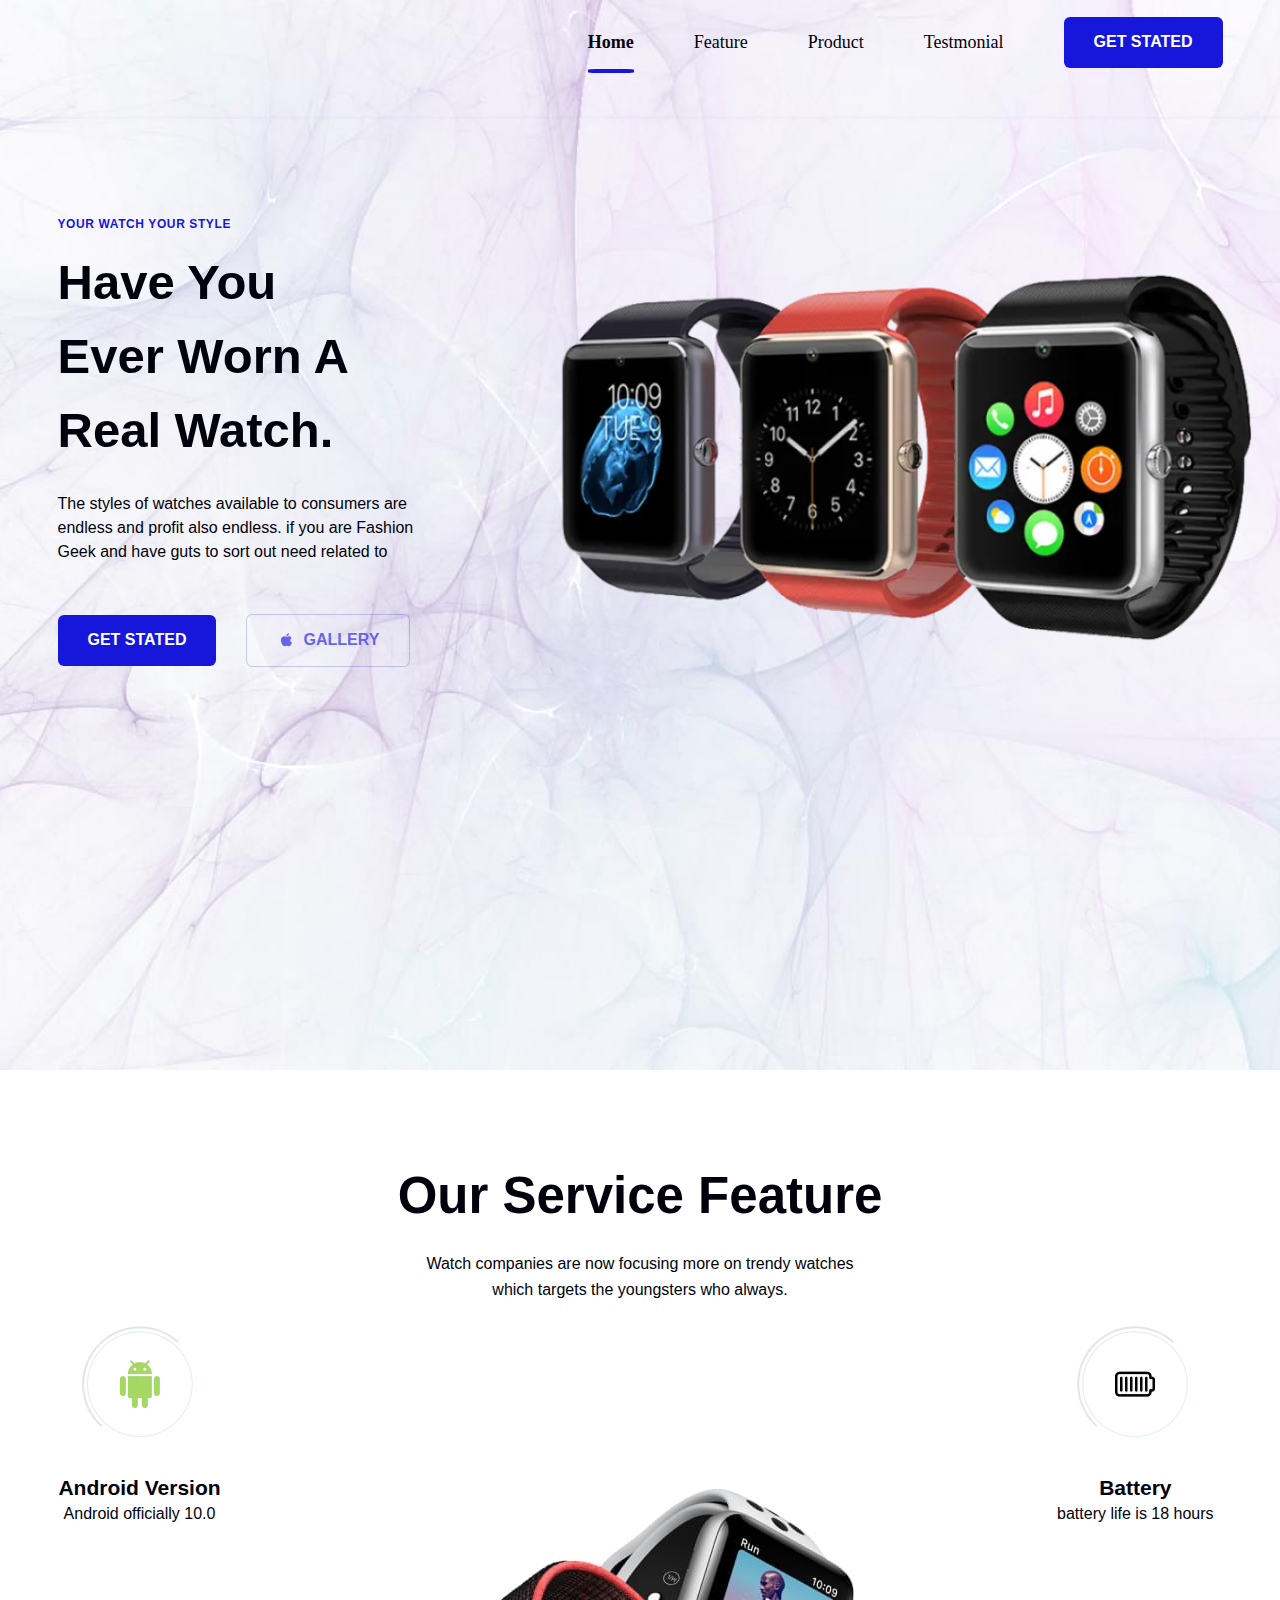
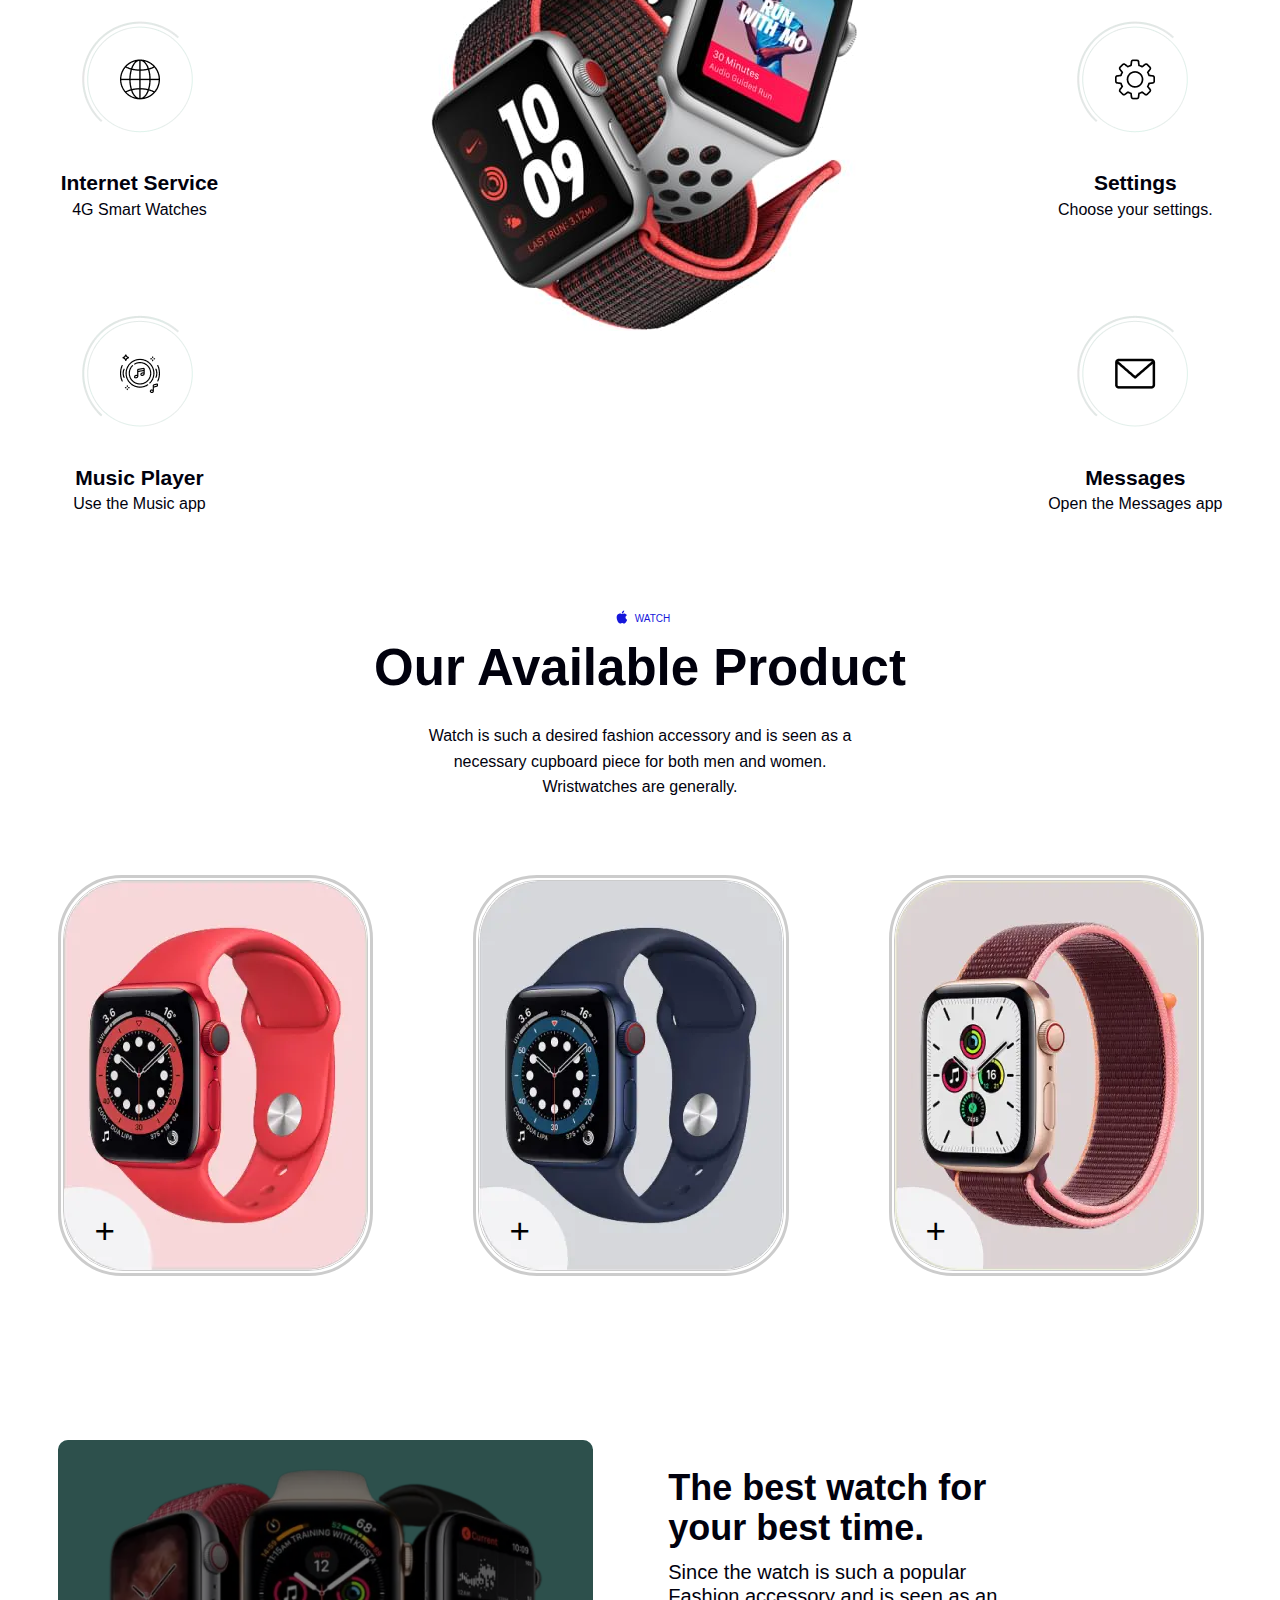
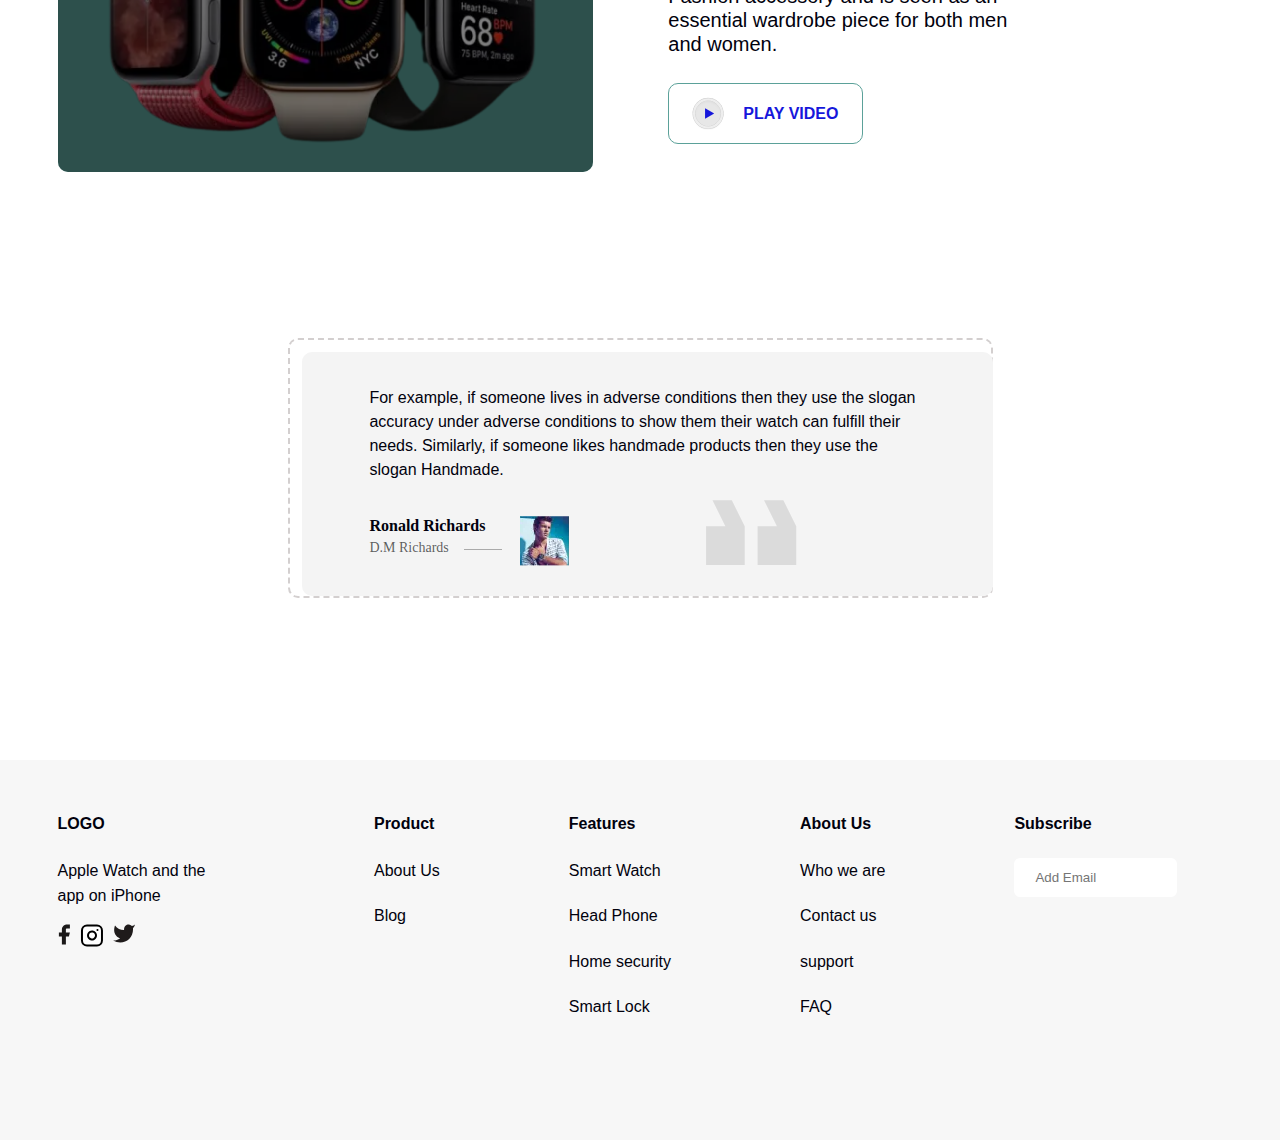
<file: index.html>
<!DOCTYPE html><html lang="ru"><head><meta charset="UTF-8"><meta name="viewport" content="width=device-width, initial-scale=1.0"><meta name=description content="Watch"><link rel="stylesheet" href="css/style.min.css?_v=20230917202851"><title>Watch</title></head><body><header class="header" style="background-image: url('img/header/header-bg.jpg')"><div class="header__top container"><div class="header__top-inner"><nav class="menu header__menu"> <button class="menu__btn"><span></span><span></span><span></span></button><ul class="menu__list header__menu-list"><li class="menu__list-item"> <a class="menu__link menu__link--active" href="#">Home</a></li><li class="menu__list-item"> <a class="menu__link" href="#">Feature</a></li><li class="menu__list-item"> <a class="menu__link" href="#">Product</a></li><li class="menu__list-item"> <a class="menu__link" href="#">Testmonial</a></li></ul></nav></div><div class="header__btn"> <a class="button header__top-button" href="#">GET STATED</a></div></div><div class="header__wrapper container"><div class="header__content"><div class="header __content-inner"> <a class="header__content-style" href="#">your watch your style</a><h1 class="header__content-title">Have You Ever Worn A Real Watch.</h1><div class="header__content-desc"><p> The styles of watches available to consumers are endless and profit also endless. if you are Fashion Geek and have guts to sort out need related to</p></div><div class="header__content-btn"> <a class="header__btn-started button" href="#">GET STATED</a> <a class="header__btn-gallery" href="#">gallery</a></div></div></div><div class="header__image"><picture><source srcset="img/header/watch-bg.webp" type="image/webp"><img class="header__image-bg" src="img/header/watch-bg.png" alt="watch"></picture></div></div></header><section class="feature container"><div class="feature__inner"><h2 class="feature__inner-title title">our service Feature</h2><p class="feature__inner-desc"> Watch companies are now focusing more on trendy watches which targets the youngsters who always.</p></div><div class="feature__content-service" style="background-image: url('img/feature/feature.jpg')"><div class="feature__service"><div class="feature__service-left"><div class="feature__service-android"><a href="#"><picture><source srcset="img/feature/android.webp" type="image/webp"><img class="feature__service-img" src="img/feature/android.png" alt="android"/></picture><div class="feature__service-title">Android Version</div><p>Android officially 10.0</p></a></div><div class="feature__service-internet"><a href="#"><picture><source srcset="img/feature/internet.webp" type="image/webp"><img class="feature__service-img" src="img/feature/internet.png" alt="internet"/></picture><div class="feature__service-title">Internet Service</div><p>4G Smart Watches</p></a></div><div class="feature__service-music"><a href="#"><picture><source srcset="img/feature/music.webp" type="image/webp"><img class="feature__service-img" src="img/feature/music.png" alt="music"/></picture><div class="feature__service-title">music player</div><p>Use the Music app</p></a></div></div><div class="feature__service-right"><div class="feature__service-battery"><a href="#"><picture><source srcset="img/feature/battery.webp" type="image/webp"><img class="feature__service-img" src="img/feature/battery.png" alt="battery"/></picture><div class="feature__service-title">Battery</div><p>battery life is 18 hours</p></a></div><div class="feature__service-settings"><a href="#"><picture><source srcset="img/feature/settings.webp" type="image/webp"><img class="feature__service-img" src="img/feature/settings.png" alt="settings"/></picture><div class="feature__service-title">Settings</div><p>Choose your settings.</p></a></div><div class="feature__service-messages"><a href="#"><picture><source srcset="img/feature/messages.webp" type="image/webp"><img class="feature__service-img" src="img/feature/messages.png" alt="messages"/></picture><div class="feature__service-title">messages</div><p>Open the Messages app</p></a></div></div></div></div></section><section class="product"><div class="container"><div class="product__inner"><div class="product__inner-logo"> <a class="product__logo-link" href="#">Watch</a></div><div class="product__inner-content"><h2 class="product__inner-title title">Our Available Product</h2><p class="product__inner-subtitle"> Watch is such a desired fashion accessory and is seen as a necessary cupboard piece for both men and women. Wristwatches are generally.</p></div><ul class="product__watch-list"><li class="product__watch-item"><a class="product__watch-link" href="#"><picture><source srcset="img/product/watch-1.webp" type="image/webp"><img class="product__watch-img" src="img/product/watch-1.jpg" alt="watch-1"/></picture></a></li><li class="product__watch-item"><a class="product__watch-link" href="#"><picture><source srcset="img/product/watch-2.webp" type="image/webp"><img class="product__watch-img" src="img/product/watch-2.jpg" alt="watch-2"/></picture></a></li><li class="product__watch-item"><a class="product__watch-link" href="#"><picture><source srcset="img/product/watch-3.webp" type="image/webp"><img class="product__watch-img" src="img/product/watch-3.jpg" alt="watch-3"/></picture></a></li></ul></div></div></section><section class="video"><div class="video__inner container"><a class="video__play" data-fancybox href="https://youtu.be/zLMPWQlwfDw?si=IbNrtBjXdKDHPJm7"><div class="video__inner-watch"><picture><source srcset="img/video/video-img.webp" type="image/webp"><img class="video__content" src="img/video/video-img.png" alt="video"></picture></img></div></a><div class=" video__inner-content"><h2 class="video__inner-title title">The best watch for your best time.</h2><p class="video__inner-subtitle">Since the watch is such a popular Fashion accessory and is seen as an essential wardrobe piece for both men and women.</p><div class="button-play"> <img class="video__button" src="img/icons/icons.svg#play" alt=" play"> <a class="button-link" data-fancybox href="https://youtu.be/zLMPWQlwfDw?si=IbNrtBjXdKDHPJm7">Play video</a></div></div></div></section><div class="feedback container"><div class="feedback__inner"><div class="feedback__inner-content"><p class="feedback__inner-text"> For example, if someone lives in adverse conditions then they use the slogan accuracy under adverse conditions to show them their watch can fulfill their needs. Similarly, if someone likes handmade products then they use the slogan Handmade.</p><div class="feedback__inner-person"><div class="feedback__person"><div class="feedback__person-name"> Ronald Richards</div><p class="feedback__person-status">D.M Richards</p></div><div class="feedback__inner-image"><picture><source srcset="img/feedback/avatar.webp" type="image/webp"><img class="feedback__person-avatar" src="img/feedback/avatar.png" alt="avatar"></picture></img></div></div></div></div></div><footer class="footer"><div class="footer__inner container"><div class="footer__logo"> <a class="footer__logo-title footer__title" href="#">LOGO</a> <a class="footer__logo-link" href="#">Apple Watch and the app on iPhone</a><div class="footer__social"><ul class="footer__social-list"><li class="footer__social-item"> <a class="footer__social-link" href="#"><svg xmlns="http://www.w3.org/2000/svg" width="12" height="21" viewBox="0 0 12 21" fill="none"><path d="M11.8848.507812H8.88477C7.55868.507813 6.28691 1.0346 5.34923 1.97228 4.41155 2.90996 3.88477 4.18173 3.88477 5.50781V8.50781H.884766V12.5078H3.88477V20.5078H7.88477V12.5078H10.8848L11.8848 8.50781H7.88477V5.50781C7.88477 5.2426 7.99012 4.98824 8.17766 4.80071 8.3652 4.61317 8.61955 4.50781 8.88477 4.50781H11.8848V.507812Z" fill="#1B1919"/></svg></a></li><li class="footer__social-item"> <a class="footer__social-link" href="#"><svg xmlns="http://www.w3.org/2000/svg" width="23" height="23" viewBox="0 0 23 23" fill="none"><path d="M16.9668 1.50732H6.9668C4.20537 1.50732 1.9668 3.7459 1.9668 6.50732V16.5073C1.9668 19.2687 4.20537 21.5073 6.9668 21.5073H16.9668C19.7282 21.5073 21.9668 19.2687 21.9668 16.5073V6.50732C21.9668 3.7459 19.7282 1.50732 16.9668 1.50732Z" fill="white" stroke="black" stroke-width="2" stroke-linecap="round" stroke-linejoin="round"/><path d="M15.9665 10.8774C16.0899 11.7096 15.9478 12.5596 15.5603 13.3064 15.1728 14.0532 14.5597 14.6588 13.8081 15.0371 13.0566 15.4153 12.205 15.547 11.3743 15.4133 10.5436 15.2796 9.77626 14.8875 9.18134 14.2925 8.58642 13.6976 8.19424 12.9303 8.06057 12.0996 7.92691 11.2689 8.05857 10.4173 8.43683 9.66576 8.81509 8.91424 9.42069 8.30112 10.1675 7.91362 10.9143 7.52612 11.7643 7.38397 12.5965 7.50738 13.4454 7.63327 14.2314 8.02885 14.8382 8.63569 15.445 9.24253 15.8406 10.0285 15.9665 10.8774Z" fill="white" stroke="black" stroke-width="2" stroke-linecap="round" stroke-linejoin="round"/><path d="M17.4668 6.00732H17.4768" stroke="black" stroke-width="2" stroke-linecap="round" stroke-linejoin="round"/></svg></a></li><li class="footer__social-item"> <a class="footer__social-link" href="#"><svg xmlns="http://www.w3.org/2000/svg" width="23" height="19" viewBox="0 0 23 19" fill="none"><path d="M22.0488.517868C21.0912 1.19335 20.0309 1.70998 18.9088 2.04787 18.3066 1.35538 17.5062.86456 16.6159.641794 15.7256.419029 14.7883.475064 13.9309.802322 13.0735 1.12958 12.3373 1.71227 11.8218 2.47158 11.3064 3.2309 11.0365 4.1302 11.0488 5.04787V6.04787C9.29146 6.09344 7.5501 5.70368 5.97984 4.91331 4.40957 4.12295 3.05915 2.9565 2.04883 1.51787 2.04883 1.51787-1.95117 10.5179 7.04883 14.5179 4.98936 15.9158 2.53598 16.6168.0488281 16.5179 9.04883 21.5179 20.0488 16.5179 20.0488 5.01787 20.0479 4.73932 20.0211 4.46146 19.9688 4.18787 20.9894 3.18136 21.7097 1.91058 22.0488.517868Z" fill="#1F1B1B"/></svg></a></li></ul></div></div><div class="footer__product"><ul class="footer__product-list"><li class="footer__product-item"> <a class="footer__product-title footer__title" href="#">Product</a></li><li class="footer__product-item"> <a class="footer__product-link" href="#">About Us</a><li class="footer__product-item"> <a class="footer__product-link" href="#">Blog</a></li></ul></div><div class="footer__features"><ul class="footer__features-list"><li class="footer__features-item"> <a class="footer__features-title footer__title" href="#">Features</a></li><li class="footer__features-item"> <a class="footer__features-link" href="#">Smart Watch</a></li><li class="footer__features-item"> <a class="footer__features-link" href="#">Head Phone</a></li><li class="footer__features-item"> <a class="footer__features-link" href="#">Home security</a></li><li class="footer__features-item"> <a class="footer__features-link" href="#">Smart Lock</a></li></ul></div><div class="footer__about"><ul class="footer__about-list"><li class="footer__about-item"> <a class="footer__about-title footer__title" href="#">About Us</a></li><li class="footer__about-item"> <a class="footer__about-link" href="#">Who we are</a></li><li class="footer__about-item"> <a class="footer__about-link" href="#">Contact us</a></li><li class="footer__about-item"> <a class="footer__about-link" href="#">support</a></li><li class="footer__about-item"> <a class="footer__about-link" href="#">FAQ</a></li></ul></div><div class="footer__subscribe footer__title"> <a class="footer__subscribe-title" href="#">Subscribe</a> <input class="footer__subscribe-input" placeholder="Add Email" type="text"></div></div></footer><script src="https://ajax.googleapis.com/ajax/libs/jquery/3.4.1/jquery.min.js?_v=20230917202851"></script><script src="js/app.min.js?_v=20230917202851"></script></body></html>
</file>
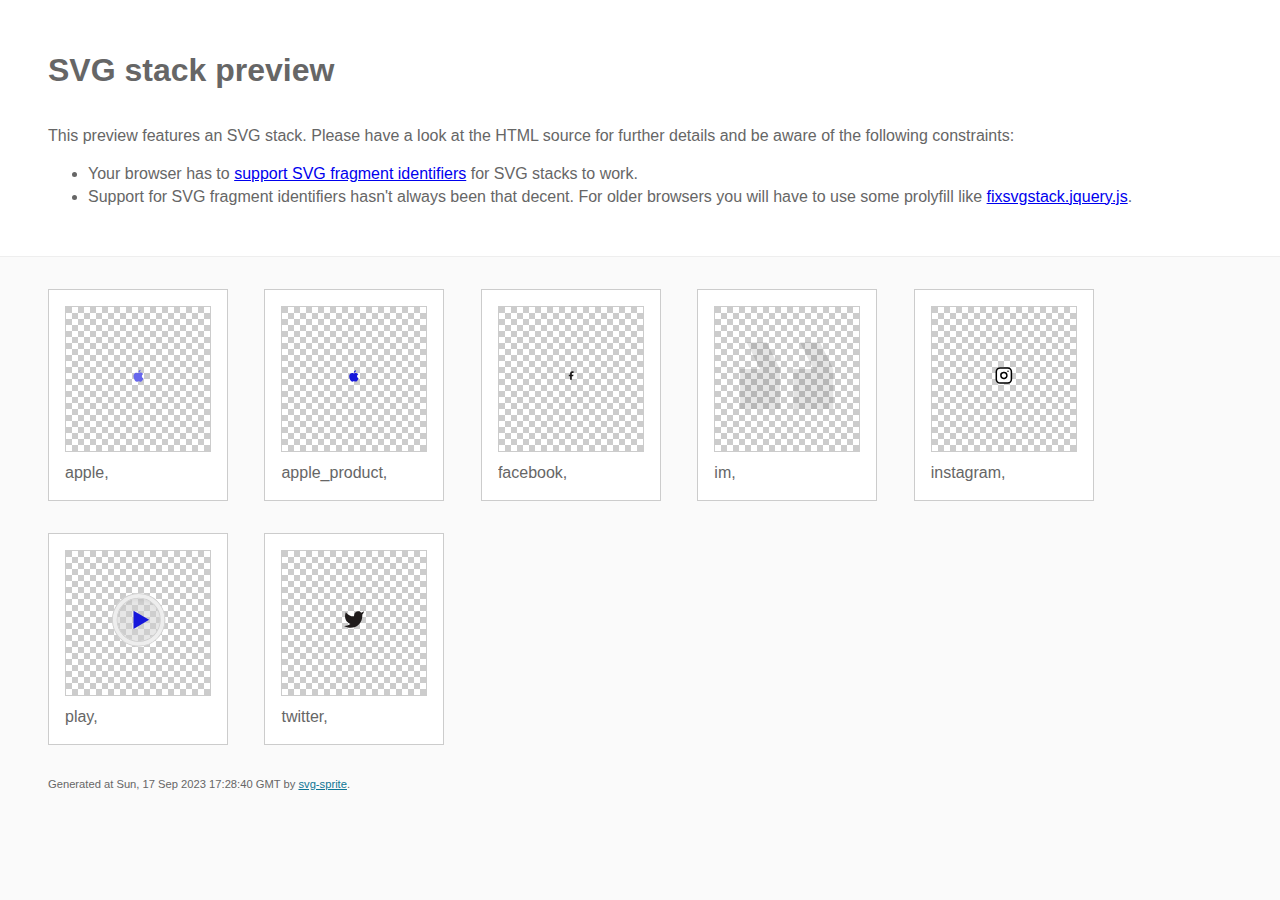
<file: img/stack/sprite.stack.html>
<!doctype html>
<html lang="en">
    <head>
        <meta charset="utf-8">
        <title>SVG stack preview | svg-sprite</title>
        <style>
            body {
                padding: 0;
                margin: 0;
                color: #666;
                background: #fafafa;
                font-family: Arial, Helvetica, sans-serif;
                font-size: 1em;
                line-height: 1.4;
            }

            header {
                display: block;
                padding: 3em 3em 2em;
                background-color: #fff;
            }

            header p {
                margin: 2em 0 0;
            }

            section {
                border-top: 1px solid #eee;
                padding: 2em 3em 0;
            }

            section ul {
                margin: 0;
                padding: 0;
            }

            section li {
                display: inline-block;
                background-color: #fff;
                position: relative;
                margin: 0 2em 2em 0;
                vertical-align: top;
                border: 1px solid #ccc;
                padding: 1em 1em 3em;
                cursor: default;
            }

            .icon-box {
                margin: 0;
                width: 144px;
                height: 144px;
                position: relative;
                background: #ccc url("data:image/svg+xml,%3Csvg xmlns='http://www.w3.org/2000/svg' width='12' height='12'%3E%3Cpath fill='%23fff' d='M6 0h6v6H6zM0 6h6v6H0z'/%3E%3C/svg%3E") top left repeat;
                border: 1px solid #ccc;
                display: table-cell;
                vertical-align: middle;
                text-align: center;
            }

            .icon {
                display: inline-block;
            }

            h1 {
                margin-top: 0;
            }

            h2 {
                margin: 0;
                padding: 0;
                font-size: 1em;
                font-weight: 400;
                white-space: nowrap;
                overflow: hidden;
                text-overflow: ellipsis;
                position: absolute;
                left: 1em;
                right: 1em;
                bottom: 1em;
            }

            footer {
                display: block;
                margin: 0;
                padding: 0 3em 3em;
            }

            footer p {
                margin: 0;
                font-size: .7em;
            }

            footer a {
                color: #0f7595;
                margin-left: 0;
            }
        </style>

<!--
Sprite shape dimensions
====================================================================================================
You will need to set the sprite shape dimensions via CSS when you use them as stack SVGs, otherwise
they would become a huge 100% in size. You may use the following dimension classes for doing so.
They might well be outsourced to an external stylesheet of course.
-->

<style>
 .svg-apple-dims { width: 17px; height: 20px; }
 .svg-apple_product-dims { width: 16px; height: 20px; }
 .svg-facebook-dims { width: 12px; height: 21px; }
 .svg-im-dims { width: 98px; height: 71px; }
 .svg-instagram-dims { width: 23px; height: 23px; }
 .svg-play-dims { width: 75px; height: 74px; }
 .svg-twitter-dims { width: 23px; height: 19px; }
</style>

<!--
====================================================================================================
-->

    </head>
    <body>
        <header>
            <h1>SVG stack preview</h1>
            <p>This preview features an SVG stack. Please have a look at the HTML source for further details and be aware of the following constraints:</p>
            <ul>
                <li>Your browser has to <a href="https://caniuse.com/svg-fragment" target="_blank" rel="noopener noreferrer">support SVG fragment identifiers</a> for SVG stacks to work.</li>
                <li>Support for SVG fragment identifiers hasn't always been that decent. For older browsers you will have to use some prolyfill like <a href="https://github.com/preciousforever/SVG-Stacker/blob/master/fixsvgstack.jquery.js" target="_blank" rel="noopener noreferrer">fixsvgstack.jquery.js</a>.</li>
            </ul>
        </header>
        <section>

<!--
SVG stack
====================================================================================================
These SVG images make use of fragment identifiers (IDs) to reference certain portions of the
external sprite. By default, all shapes inside the sprite are hidden by CSS. The `:target` pseudo
selector is used to show the very shape that is referenced by the fragment identifier.
-->

            <ul>

             <li title="apple">
                    <div class="icon-box">
                        <img src="../icons/icons.svg#apple" class="svg-apple-dims" alt="apple">
                    </div>
                    <h2>apple, </h2>
                </li>
             <li title="apple_product">
                    <div class="icon-box">
                        <img src="../icons/icons.svg#apple_product" class="svg-apple_product-dims" alt="apple_product">
                    </div>
                    <h2>apple_product, </h2>
                </li>
             <li title="facebook">
                    <div class="icon-box">
                        <img src="../icons/icons.svg#facebook" class="svg-facebook-dims" alt="facebook">
                    </div>
                    <h2>facebook, </h2>
                </li>
             <li title="im">
                    <div class="icon-box">
                        <img src="../icons/icons.svg#im" class="svg-im-dims" alt="im">
                    </div>
                    <h2>im, </h2>
                </li>
             <li title="instagram">
                    <div class="icon-box">
                        <img src="../icons/icons.svg#instagram" class="svg-instagram-dims" alt="instagram">
                    </div>
                    <h2>instagram, </h2>
                </li>
             <li title="play">
                    <div class="icon-box">
                        <img src="../icons/icons.svg#play" class="svg-play-dims" alt="play">
                    </div>
                    <h2>play, </h2>
                </li>
             <li title="twitter">
                    <div class="icon-box">
                        <img src="../icons/icons.svg#twitter" class="svg-twitter-dims" alt="twitter">
                    </div>
                    <h2>twitter, </h2>
                </li>
         </ul>

<!--
====================================================================================================
-->

        </section>
        <footer>
            <p>Generated at Sun, 17 Sep 2023 17:28:40 GMT by <a href="https://github.com/svg-sprite/svg-sprite" target="_blank" rel="noopener noreferrer">svg-sprite</a>.</p>
        </footer>
    </body>
</html>
</file>
<file: css/style.min.css>
body.compensate-for-scrollbar{overflow:hidden}.fancybox-active{height:auto}.fancybox-is-hidden{left:-9999px;margin:0;position:absolute!important;top:-9999px;visibility:hidden}.fancybox-container{-webkit-backface-visibility:hidden;height:100%;left:0;outline:0;position:fixed;-webkit-tap-highlight-color:transparent;top:0;-ms-touch-action:manipulation;touch-action:manipulation;-webkit-transform:translateZ(0);transform:translateZ(0);width:100%;z-index:99992}.fancybox-container *{-webkit-box-sizing:border-box;box-sizing:border-box}.fancybox-bg,.fancybox-inner,.fancybox-outer,.fancybox-stage{bottom:0;left:0;position:absolute;right:0;top:0}.fancybox-outer{-webkit-overflow-scrolling:touch;overflow-y:auto}.fancybox-bg{background:#1e1e1e;opacity:0;-webkit-transition-duration:inherit;transition-duration:inherit;-webkit-transition-property:opacity;transition-property:opacity;-webkit-transition-timing-function:cubic-bezier(.47,0,.74,.71);transition-timing-function:cubic-bezier(.47,0,.74,.71)}.fancybox-is-open .fancybox-bg{opacity:.9;-webkit-transition-timing-function:cubic-bezier(.22,.61,.36,1);transition-timing-function:cubic-bezier(.22,.61,.36,1)}.fancybox-caption,.fancybox-infobar,.fancybox-navigation .fancybox-button,.fancybox-toolbar{direction:ltr;opacity:0;position:absolute;-webkit-transition:opacity .25s ease,visibility 0s ease .25s;transition:opacity .25s ease,visibility 0s ease .25s;visibility:hidden;z-index:99997}.fancybox-show-caption .fancybox-caption,.fancybox-show-infobar .fancybox-infobar,.fancybox-show-nav .fancybox-navigation .fancybox-button,.fancybox-show-toolbar .fancybox-toolbar{opacity:1;-webkit-transition:opacity .25s ease 0s,visibility 0s ease 0s;transition:opacity .25s ease 0s,visibility 0s ease 0s;visibility:visible}.fancybox-infobar{color:#ccc;font-size:13px;-webkit-font-smoothing:subpixel-antialiased;height:44px;left:0;line-height:44px;min-width:44px;mix-blend-mode:difference;padding:0 10px;pointer-events:none;top:0;-webkit-touch-callout:none;-webkit-user-select:none;-moz-user-select:none;-ms-user-select:none;user-select:none}.fancybox-toolbar{right:0;top:0}.fancybox-stage{direction:ltr;overflow:visible;-webkit-transform:translateZ(0);transform:translateZ(0);z-index:99994}.fancybox-is-open .fancybox-stage{overflow:hidden}.fancybox-slide{-webkit-backface-visibility:hidden;display:none;height:100%;left:0;outline:0;overflow:auto;-webkit-overflow-scrolling:touch;padding:44px;position:absolute;text-align:center;top:0;-webkit-transition-property:opacity,-webkit-transform;transition-property:opacity,-webkit-transform;transition-property:transform,opacity;transition-property:transform,opacity,-webkit-transform;white-space:normal;width:100%;z-index:99994}.fancybox-slide::before{content:"";display:inline-block;font-size:0;height:100%;vertical-align:middle;width:0}.fancybox-is-sliding .fancybox-slide,.fancybox-slide--current,.fancybox-slide--next,.fancybox-slide--previous{display:block}.fancybox-slide--image{overflow:hidden;padding:44px 0}.fancybox-slide--image::before{display:none}.fancybox-slide--html{padding:6px}.fancybox-content{background:#fff;display:inline-block;margin:0;max-width:100%;overflow:auto;-webkit-overflow-scrolling:touch;padding:44px;position:relative;text-align:left;vertical-align:middle}.fancybox-slide--image .fancybox-content{-webkit-animation-timing-function:cubic-bezier(.5,0,.14,1);animation-timing-function:cubic-bezier(.5,0,.14,1);-webkit-backface-visibility:hidden;background:0 0;background-repeat:no-repeat;background-size:100% 100%;left:0;max-width:none;overflow:visible;padding:0;position:absolute;top:0;-ms-transform-origin:top left;-webkit-transform-origin:top left;transform-origin:top left;-webkit-transition-property:opacity,-webkit-transform;transition-property:opacity,-webkit-transform;transition-property:transform,opacity;transition-property:transform,opacity,-webkit-transform;-webkit-user-select:none;-moz-user-select:none;-ms-user-select:none;user-select:none;z-index:99995}.fancybox-can-zoomOut .fancybox-content{cursor:-webkit-zoom-out;cursor:zoom-out}.fancybox-can-zoomIn .fancybox-content{cursor:-webkit-zoom-in;cursor:zoom-in}.fancybox-can-pan .fancybox-content,.fancybox-can-swipe .fancybox-content{cursor:-webkit-grab;cursor:grab}.fancybox-is-grabbing .fancybox-content{cursor:-webkit-grabbing;cursor:grabbing}.fancybox-container [data-selectable=true]{cursor:text}.fancybox-image,.fancybox-spaceball{background:0 0;border:0;height:100%;left:0;margin:0;max-height:none;max-width:none;padding:0;position:absolute;top:0;-webkit-user-select:none;-moz-user-select:none;-ms-user-select:none;user-select:none;width:100%}.fancybox-spaceball{z-index:1}.fancybox-slide--iframe .fancybox-content,.fancybox-slide--map .fancybox-content,.fancybox-slide--pdf .fancybox-content,.fancybox-slide--video .fancybox-content{height:100%;overflow:visible;padding:0;width:100%}.fancybox-slide--video .fancybox-content{background:#000}.fancybox-slide--map .fancybox-content{background:#e5e3df}.fancybox-slide--iframe .fancybox-content{background:#fff}.fancybox-iframe,.fancybox-video{background:0 0;border:0;display:block;height:100%;margin:0;overflow:hidden;padding:0;width:100%}.fancybox-iframe{left:0;position:absolute;top:0}.fancybox-error{background:#fff;cursor:default;max-width:400px;padding:40px;width:100%}.fancybox-error p{color:#444;font-size:16px;line-height:20px;margin:0;padding:0}.fancybox-button{background:rgba(30,30,30,.6);border:0;border-radius:0;-webkit-box-shadow:none;box-shadow:none;cursor:pointer;display:inline-block;height:44px;margin:0;padding:10px;position:relative;-webkit-transition:color .2s;transition:color .2s;vertical-align:top;visibility:inherit;width:44px}.fancybox-button,.fancybox-button:link,.fancybox-button:visited{color:#ccc}.fancybox-button:hover{color:#fff}.fancybox-button:focus{outline:0}.fancybox-button.fancybox-focus{outline:1px dotted}.fancybox-button[disabled],.fancybox-button[disabled]:hover{color:#888;cursor:default;outline:0}.fancybox-button div{height:100%}.fancybox-button svg{display:block;height:100%;overflow:visible;position:relative;width:100%}.fancybox-button svg path{fill:currentColor;stroke-width:0}.fancybox-button--fsenter svg:nth-child(2),.fancybox-button--play svg:nth-child(2){display:none}.fancybox-button--fsexit svg:nth-child(1),.fancybox-button--pause svg:nth-child(1){display:none}.fancybox-progress{background:#ff5268;height:2px;left:0;position:absolute;right:0;top:0;-ms-transform:scaleX(0);-webkit-transform:scaleX(0);transform:scaleX(0);-ms-transform-origin:0;-webkit-transform-origin:0;transform-origin:0;-webkit-transition-property:-webkit-transform;transition-property:-webkit-transform;transition-property:transform;transition-property:transform,-webkit-transform;-webkit-transition-timing-function:linear;transition-timing-function:linear;z-index:99998}.fancybox-close-small{background:0 0;border:0;border-radius:0;color:#ccc;cursor:pointer;opacity:.8;padding:8px;position:absolute;right:-12px;top:-44px;z-index:401}.fancybox-close-small:hover{color:#fff;opacity:1}.fancybox-slide--html .fancybox-close-small{color:currentColor;padding:10px;right:0;top:0}.fancybox-slide--image.fancybox-is-scaling .fancybox-content{overflow:hidden}.fancybox-is-scaling .fancybox-close-small,.fancybox-is-zoomable.fancybox-can-pan .fancybox-close-small{display:none}.fancybox-navigation .fancybox-button{background-clip:content-box;height:100px;opacity:0;position:absolute;top:calc(50% - 50px);width:70px}.fancybox-navigation .fancybox-button div{padding:7px}.fancybox-navigation .fancybox-button--arrow_left{left:0;left:env(safe-area-inset-left);padding:31px 26px 31px 6px}.fancybox-navigation .fancybox-button--arrow_right{padding:31px 6px 31px 26px;right:0;right:env(safe-area-inset-right)}.fancybox-caption{background:-webkit-gradient(linear,left bottom,left top,from(rgba(0,0,0,.85)),color-stop(50%,rgba(0,0,0,.3)),color-stop(65%,rgba(0,0,0,.15)),color-stop(75.5%,rgba(0,0,0,.075)),color-stop(82.85%,rgba(0,0,0,.037)),color-stop(88%,rgba(0,0,0,.019)),to(rgba(0,0,0,0)));background:linear-gradient(to top,rgba(0,0,0,.85) 0,rgba(0,0,0,.3) 50%,rgba(0,0,0,.15) 65%,rgba(0,0,0,.075) 75.5%,rgba(0,0,0,.037) 82.85%,rgba(0,0,0,.019) 88%,rgba(0,0,0,0) 100%);bottom:0;color:#eee;font-size:14px;font-weight:400;left:0;line-height:1.5;padding:75px 44px 25px 44px;pointer-events:none;right:0;text-align:center;z-index:99996}@supports (padding:max(0px)){.fancybox-caption{padding:75px max(44px,env(safe-area-inset-right)) max(25px,env(safe-area-inset-bottom)) max(44px,env(safe-area-inset-left))}}.fancybox-caption--separate{margin-top:-50px}.fancybox-caption__body{max-height:50vh;overflow:auto;pointer-events:all}.fancybox-caption a,.fancybox-caption a:link,.fancybox-caption a:visited{color:#ccc;text-decoration:none}.fancybox-caption a:hover{color:#fff;text-decoration:underline}.fancybox-loading{-webkit-animation:fancybox-rotate 1s linear infinite;animation:fancybox-rotate 1s linear infinite;background:0 0;border:4px solid #888;border-bottom-color:#fff;border-radius:50%;height:50px;left:50%;margin:-25px 0 0 -25px;opacity:.7;padding:0;position:absolute;top:50%;width:50px;z-index:99999}@-webkit-keyframes fancybox-rotate{100%{-webkit-transform:rotate(360deg);transform:rotate(360deg)}}@keyframes fancybox-rotate{100%{-webkit-transform:rotate(360deg);transform:rotate(360deg)}}.fancybox-animated{-webkit-transition-timing-function:cubic-bezier(0,0,.25,1);transition-timing-function:cubic-bezier(0,0,.25,1)}.fancybox-fx-slide.fancybox-slide--previous{opacity:0;-webkit-transform:translate3d(-100%,0,0);transform:translate3d(-100%,0,0)}.fancybox-fx-slide.fancybox-slide--next{opacity:0;-webkit-transform:translate3d(100%,0,0);transform:translate3d(100%,0,0)}.fancybox-fx-slide.fancybox-slide--current{opacity:1;-webkit-transform:translate3d(0,0,0);transform:translate3d(0,0,0)}.fancybox-fx-fade.fancybox-slide--next,.fancybox-fx-fade.fancybox-slide--previous{opacity:0;-webkit-transition-timing-function:cubic-bezier(.19,1,.22,1);transition-timing-function:cubic-bezier(.19,1,.22,1)}.fancybox-fx-fade.fancybox-slide--current{opacity:1}.fancybox-fx-zoom-in-out.fancybox-slide--previous{opacity:0;-webkit-transform:scale3d(1.5,1.5,1.5);transform:scale3d(1.5,1.5,1.5)}.fancybox-fx-zoom-in-out.fancybox-slide--next{opacity:0;-webkit-transform:scale3d(.5,.5,.5);transform:scale3d(.5,.5,.5)}.fancybox-fx-zoom-in-out.fancybox-slide--current{opacity:1;-webkit-transform:scale3d(1,1,1);transform:scale3d(1,1,1)}.fancybox-fx-rotate.fancybox-slide--previous{opacity:0;-ms-transform:rotate(-360deg);-webkit-transform:rotate(-360deg);transform:rotate(-360deg)}.fancybox-fx-rotate.fancybox-slide--next{opacity:0;-ms-transform:rotate(360deg);-webkit-transform:rotate(360deg);transform:rotate(360deg)}.fancybox-fx-rotate.fancybox-slide--current{opacity:1;-ms-transform:rotate(0);-webkit-transform:rotate(0);transform:rotate(0)}.fancybox-fx-circular.fancybox-slide--previous{opacity:0;-webkit-transform:scale3d(0,0,0) translate3d(-100%,0,0);transform:scale3d(0,0,0) translate3d(-100%,0,0)}.fancybox-fx-circular.fancybox-slide--next{opacity:0;-webkit-transform:scale3d(0,0,0) translate3d(100%,0,0);transform:scale3d(0,0,0) translate3d(100%,0,0)}.fancybox-fx-circular.fancybox-slide--current{opacity:1;-webkit-transform:scale3d(1,1,1) translate3d(0,0,0);transform:scale3d(1,1,1) translate3d(0,0,0)}.fancybox-fx-tube.fancybox-slide--previous{-webkit-transform:translate3d(-100%,0,0) scale(.1) skew(-10deg);transform:translate3d(-100%,0,0) scale(.1) skew(-10deg)}.fancybox-fx-tube.fancybox-slide--next{-webkit-transform:translate3d(100%,0,0) scale(.1) skew(10deg);transform:translate3d(100%,0,0) scale(.1) skew(10deg)}.fancybox-fx-tube.fancybox-slide--current{-webkit-transform:translate3d(0,0,0) scale(1);transform:translate3d(0,0,0) scale(1)}.fancybox-share{background:#f4f4f4;border-radius:3px;max-width:90%;padding:30px;text-align:center}.fancybox-share h1{color:#222;font-size:35px;font-weight:700;margin:0 0 20px 0}.fancybox-share p{margin:0;padding:0}.fancybox-share__button{border:0;border-radius:3px;display:inline-block;font-size:14px;font-weight:700;line-height:40px;margin:0 5px 10px 5px;min-width:130px;padding:0 15px;text-decoration:none;-webkit-transition:all .2s;transition:all .2s;-webkit-user-select:none;-moz-user-select:none;-ms-user-select:none;user-select:none;white-space:nowrap}.fancybox-share__button:link,.fancybox-share__button:visited{color:#fff}.fancybox-share__button:hover{text-decoration:none}.fancybox-share__button--fb{background:#3b5998}.fancybox-share__button--fb:hover{background:#344e86}.fancybox-share__button--pt{background:#bd081d}.fancybox-share__button--pt:hover{background:#aa0719}.fancybox-share__button--tw{background:#1da1f2}.fancybox-share__button--tw:hover{background:#0d95e8}.fancybox-share__button svg{height:25px;margin-right:7px;position:relative;top:-1px;vertical-align:middle;width:25px}.fancybox-share__button svg path{fill:#fff}.fancybox-share__input{background:0 0;border:0;border-bottom:1px solid #d7d7d7;border-radius:0;color:#5d5b5b;font-size:14px;margin:10px 0 0 0;outline:0;padding:10px 15px;width:100%}.fancybox-thumbs{background:#ddd;bottom:0;display:none;margin:0;-webkit-overflow-scrolling:touch;-ms-overflow-style:-ms-autohiding-scrollbar;padding:2px 2px 4px 2px;position:absolute;right:0;-webkit-tap-highlight-color:transparent;top:0;width:212px;z-index:99995}.fancybox-thumbs-x{overflow-x:auto;overflow-y:hidden}.fancybox-show-thumbs .fancybox-thumbs{display:block}.fancybox-show-thumbs .fancybox-inner{right:212px}.fancybox-thumbs__list{font-size:0;height:100%;list-style:none;margin:0;overflow-x:hidden;overflow-y:auto;padding:0;position:absolute;position:relative;white-space:nowrap;width:100%}.fancybox-thumbs-x .fancybox-thumbs__list{overflow:hidden}.fancybox-thumbs-y .fancybox-thumbs__list::-webkit-scrollbar{width:7px}.fancybox-thumbs-y .fancybox-thumbs__list::-webkit-scrollbar-track{background:#fff;border-radius:10px;-webkit-box-shadow:inset 0 0 6px rgba(0,0,0,.3);box-shadow:inset 0 0 6px rgba(0,0,0,.3)}.fancybox-thumbs-y .fancybox-thumbs__list::-webkit-scrollbar-thumb{background:#2a2a2a;border-radius:10px}.fancybox-thumbs__list a{-webkit-backface-visibility:hidden;backface-visibility:hidden;background-color:rgba(0,0,0,.1);background-position:center center;background-repeat:no-repeat;background-size:cover;cursor:pointer;float:left;height:75px;margin:2px;max-height:calc(100% - 8px);max-width:calc(50% - 4px);outline:0;overflow:hidden;padding:0;position:relative;-webkit-tap-highlight-color:transparent;width:100px}.fancybox-thumbs__list a::before{border:6px solid #ff5268;bottom:0;content:"";left:0;opacity:0;position:absolute;right:0;top:0;-webkit-transition:all .2s cubic-bezier(.25,.46,.45,.94);transition:all .2s cubic-bezier(.25,.46,.45,.94);z-index:99991}.fancybox-thumbs__list a:focus::before{opacity:.5}.fancybox-thumbs__list a.fancybox-thumbs-active::before{opacity:1}abbr,address,article,aside,audio,b,blockquote,body,canvas,caption,cite,code,dd,del,details,dfn,div,dl,dt,em,fieldset,figcaption,figure,footer,form,h1,h2,h3,h4,h5,h6,header,hgroup,html,i,iframe,img,ins,kbd,label,legend,li,mark,menu,nav,object,ol,p,pre,q,samp,section,small,span,strong,sub,summary,sup,table,tbody,td,tfoot,th,thead,time,tr,ul,var,video{margin:0;padding:0;border:0;outline:0;font-size:100%;vertical-align:baseline;background:0 0}body{line-height:1}article,aside,details,figcaption,figure,footer,header,hgroup,menu,nav,section{display:block}nav ul{list-style:none}blockquote,q{quotes:none}blockquote:after,blockquote:before,q:after,q:before{content:"";content:none}a{margin:0;padding:0;font-size:100%;vertical-align:baseline;background:0 0}ins{background-color:#ff9;color:#000;text-decoration:none}mark{background-color:#ff9;color:#000;font-style:italic;font-weight:700}del{text-decoration:line-through}abbr[title],dfn[title]{border-bottom:1px dotted;cursor:help}table{border-collapse:collapse;border-spacing:0}hr{display:block;height:1px;border:0;border-top:1px solid #ccc;margin:1em 0;padding:0}input,select{vertical-align:middle}body{margin:0;padding:0;font-family:Poppins,sans-serif;color:#01010d;font-size:16px;font-weight:400;line-height:25.6px;overflow-x:hidden}.container{max-width:1165px;padding:0 15px;margin:0 auto}li{list-style-type:none}a{display:inline-block;text-decoration:none;color:inherit}.header{height:100vh;background-repeat:no-repeat;background-position:center;background-size:cover;padding-bottom:170px}.header__top{display:-webkit-box;display:-ms-flexbox;display:flex;-webkit-box-pack:end;-ms-flex-pack:end;justify-content:flex-end;-webkit-box-align:center;-ms-flex-align:center;align-items:center}.header__top-inner{display:-webkit-box;display:-ms-flexbox;display:flex;-webkit-box-align:center;-ms-flex-align:center;align-items:center;margin-right:60px;padding:30px 0}.header__content{max-width:450px;margin-right:50px}.header__content-style{color:#1617db;font-size:12px;font-weight:600;line-height:1.3;letter-spacing:.6px;text-transform:uppercase;padding-bottom:12px}.header__content-title{font-size:67px;font-weight:700;line-height:80.4px;padding-bottom:25px}.header__content-desc{line-height:24px;padding-bottom:50px}.header__content-btn{display:-webkit-box;display:-ms-flexbox;display:flex;-webkit-column-gap:30px;-moz-column-gap:30px;column-gap:30px;-webkit-box-align:center;-ms-flex-align:center;align-items:center}.header__btn-gallery{display:inline-block;padding:15px 30px 15px 56px;border-radius:6px;border:1px solid rgba(22,23,219,.2);color:#fff;font-weight:600;line-height:20.8px;color:#6565ec;text-transform:uppercase;position:relative}.header__btn-gallery::before{content:"";width:19px;height:18px;background:url(../../img/icons/icons.svg#apple) no-repeat;top:18px;left:30px;position:absolute}.header__btn-gallery:active{opacity:.8;-webkit-transform:translateY(.5px);-ms-transform:translateY(.5px);transform:translateY(.5px)}.header__wrapper{display:-webkit-box;display:-ms-flexbox;display:flex;padding-top:14vh}.menu__list{display:-webkit-box;display:-ms-flexbox;display:flex;-webkit-column-gap:60px;-moz-column-gap:60px;column-gap:60px;z-index:5}.menu__link{display:block;font-family:Roboto;font-size:18px;font-weight:400;line-height:24.3px;position:relative}.menu__link:hover{color:#00f}.menu__link--active{color:#01010d;font-weight:700}.menu__link--active:hover{color:#000002}.menu__link--active:after{display:block;content:"";margin-top:15px;background:#1617db;border-radius:17%;height:4px;width:0%;left:50%;position:absolute;-webkit-transition:width .3s ease-in-out;-moz--transition:width .3s ease-in-out;transition:width .3s ease-in-out;-webkit-transform:translateX(-50%);-ms-transform:translateX(-50%);transform:translateX(-50%);color:#01010d}.menu__link--active:after,.menu__link--active:focus:after{width:100%}.menu__link--active:active{-webkit-transform:translateY(1px);-ms-transform:translateY(1px);transform:translateY(1px)}.menu__btn{display:none;width:30px;height:25px;border:none;background-color:transparent;padding:0;border-radius:0;-webkit-box-orient:vertical;-webkit-box-direction:normal;-ms-flex-direction:column;flex-direction:column;-webkit-box-pack:justify;-ms-flex-pack:justify;justify-content:space-between}.menu__btn span{height:1px;background-color:#000002;width:100%;-webkit-transition:all .3s ease;transition:all .3s ease}.menu__btn .first{-webkit-transform:translate(4px,-1px) rotate(48deg);-ms-transform:translate(4px,-1px) rotate(48deg);transform:translate(4px,-1px) rotate(48deg);-webkit-transform-origin:left top;-ms-transform-origin:left top;transform-origin:left top}.menu__btn .middle{-webkit-transform:scale(0);-ms-transform:scale(0);transform:scale(0)}.menu__btn .last{-webkit-transform:translate(-6.5px,-25px) rotate(-48deg);-ms-transform:translate(-6.5px,-25px) rotate(-48deg);transform:translate(-6.5px,-25px) rotate(-48deg);-webkit-transform-origin:right bottom;-ms-transform-origin:right bottom;transform-origin:right bottom}.button{display:inline-block;padding:15px 30px;border-radius:6px;background:#1617db;color:#fff;font-weight:600;line-height:20.8px}.button:active{background:-webkit-gradient(linear,right top,left top,from(#1617db),to(#080890));background:linear-gradient(270deg,#1617db 0,#080890 100%);-webkit-transform:translateY(.1em);-ms-transform:translateY(.1em);transform:translateY(.1em)}header{position:relative;z-index:5}.no-webp .header::after{background-image:url(../../img/header/hand.png)}.header::after{z-index:-7;content:"";width:100%;height:100%;background-repeat:no-repeat;top:-30px;left:-70px;position:absolute}.feature__inner{padding-top:95px;text-align:center}.feature__inner-title{padding-bottom:25px}.feature__inner-desc{max-width:433px;margin:0 auto}.feature__content-service{background-repeat:no-repeat;background-position:center}.feature__service{display:-webkit-box;display:-ms-flexbox;display:flex;-webkit-box-pack:justify;-ms-flex-pack:justify;justify-content:space-between;text-align:center}.feature__service-android{margin-bottom:70px}.feature__service-title{font-size:21px;font-weight:600;line-height:1.3;text-transform:capitalize}.feature__service-internet{margin-bottom:70px}.feature__service-battery{margin-bottom:70px}.feature__service-settings{margin-bottom:70px}.title{font-size:51px;font-weight:900;line-height:61.2px;text-transform:capitalize}.product{padding-top:95px}.product__inner{text-align:center}.product__inner-logo{padding-bottom:12px;color:#1617db;font-size:10px;font-weight:300;line-height:1.3;margin-left:25px;text-transform:uppercase}.product__logo-link{display:inline-block;position:relative}.product__logo-link::before{content:"";display:block;width:18px;height:18px;background:url(../../img/icons/icons.svg#apple_product) no-repeat;top:-2px;left:-22px;position:absolute}.product__inner-title{padding-bottom:25px}.product__inner-subtitle{max-width:471px;padding-bottom:75px}.product__watch-list{display:-webkit-box;display:-ms-flexbox;display:flex;-webkit-column-gap:100px;-moz-column-gap:100px;column-gap:100px}.product__inner-subtitle{margin:0 auto}.product__watch-link{display:inline-block;border-radius:64px;border:3px solid #ccc;-webkit-box-sizing:border-box;box-sizing:border-box;position:relative;-webkit-transition:opacity .2s ease;transition:opacity .2s ease}.product__watch-link::before{content:"+";position:absolute;display:block;color:#000;font-size:35px;bottom:30px;left:34px;-webkit-transition:all .2s ease-in;transition:all .2s ease-in;-webkit-transform:translate(0,0);-ms-transform:translate(0,0);transform:translate(0,0)}.product__watch-link:hover::before{-webkit-transform:translate(0,0) scale(1.2);-ms-transform:translate(0,0) scale(1.2);transform:translate(0,0) scale(1.2)}.product__watch-link:hover{opacity:.9}.product__watch-img{border-radius:60px;border:1px solid #ccc;margin:2px 2px -5px 2px}.video{padding-top:164px}.video__inner{display:-webkit-box;display:-ms-flexbox;display:flex;-webkit-box-align:center;-ms-flex-align:center;align-items:center;-webkit-column-gap:105px;-moz-column-gap:105px;column-gap:105px}.video__inner-watch{border-radius:10px;background:#5ba199;display:inline-block;text-align:center;position:relative}.video__inner-watch::before{content:"";width:100%;height:100%;background:rgba(0,0,0,.5);top:0;left:0;position:absolute;border-radius:10px;-webkit-transition:background-color .2s ease-in;transition:background-color .2s ease-in}.video__inner-watch:hover::before{background-color:rgba(36,43,51,0)}.video__button{display:block;position:absolute;width:69px;height:69px;top:50%;left:50%;-webkit-transition:all .2s ease-in;transition:all .2s ease-in;-webkit-transform:translate(-55%,-55%);-ms-transform:translate(-55%,-55%);transform:translate(-55%,-55%)}.video__button:hover{-webkit-transform:translate(-55%,-55%) scale(1.2);-ms-transform:translate(-55%,-55%) scale(1.2);transform:translate(-55%,-55%) scale(1.2)}.video__play{position:relative;display:block}.video__inner-title{line-height:61.2px;max-width:542px;text-transform:none;padding-bottom:25px}.video__inner-subtitle{line-height:24px;padding-bottom:50px}.button-link{padding:20px 24px 20px 74px;border-radius:10px;border:1px solid #5ba199;color:#1617db;font-weight:600;line-height:1.2;position:relative;text-transform:uppercase}.button-play{position:relative}.video__button{display:inline-block;width:44px;height:36px;top:32px;left:40px;position:absolute;-webkit-transform:translate(-50%,-54%);-ms-transform:translate(-50%,-54%);transform:translate(-50%,-54%);z-index:5;cursor:pointer}.video__button:hover{-webkit-transform:translate(-50%,-54%),scale(1);-ms-transform:translate(-50%,-54%),scale(1);transform:translate(-50%,-54%),scale(1)}.feedback{padding-top:166px}.feedback__inner{margin:0 auto;border-radius:10px;border:2px dashed #d3cfcf;max-width:701px}.feedback__inner-content{border-radius:10px;background:#f4f4f4;width:691.845px;height:243.671px;margin-left:12px;margin-top:12px}.feedback__inner-text{padding-top:34px;max-width:556px;line-height:24px;margin:0 auto;font-weight:500}.feedback__inner-person{display:-webkit-box;display:-ms-flexbox;display:flex;margin:0 auto;padding-top:34px;max-width:556px}.feedback__person-name{font-family:PT Sans Narrow;font-weight:700;line-height:20.8px}.feedback__person-status{font-family:PT Sans Narrow;font-size:14px;font-weight:400;line-height:22.4px;color:rgba(0,0,0,.6392156863);position:relative}.feedback__person-status::after{content:" ";background:rgba(0,0,0,.3019607843);width:38px;height:1px;bottom:9px;right:-17px;position:absolute}.feedback__person-avatar{margin-left:30px}.feedback__inner-person{position:relative}.feedback__inner-person::after{content:"";width:97px;height:69px;background:url(../../img/icons/icons.svg#im) no-repeat;top:16px;right:122px;position:absolute}.footer{margin-top:162px;background:#f7f7f7;padding-bottom:120px;-webkit-transition:color .2s ease;transition:color .2s ease}.footer a:hover{color:#00008b}.footer__inner{display:-webkit-box;display:-ms-flexbox;display:flex;-webkit-column-gap:129px;-moz-column-gap:129px;column-gap:129px;padding-top:50px}.footer__logo-title{padding-bottom:20px}.footer__logo-link{max-width:169px}.footer__product-list{display:-webkit-box;display:-ms-flexbox;display:flex;-webkit-box-orient:vertical;-webkit-box-direction:normal;-ms-flex-direction:column;flex-direction:column;row-gap:20px;white-space:nowrap}.footer__features-list{display:-webkit-box;display:-ms-flexbox;display:flex;-webkit-box-orient:vertical;-webkit-box-direction:normal;-ms-flex-direction:column;flex-direction:column;row-gap:20px;white-space:nowrap}.footer__about-list{display:-webkit-box;display:-ms-flexbox;display:flex;-webkit-box-orient:vertical;-webkit-box-direction:normal;-ms-flex-direction:column;flex-direction:column;row-gap:20px;white-space:nowrap}.footer__subscribe-title{padding-bottom:20px}.footer__subscribe-list{display:-webkit-box;display:-ms-flexbox;display:flex;-webkit-box-orient:vertical;-webkit-box-direction:normal;-ms-flex-direction:column;flex-direction:column;row-gap:20px}.footer__subscribe-input{padding:9px 18px;-webkit-box-sizing:border-box;box-sizing:border-box;border-radius:6px;border:3px solid #fff;white-space:normal;width:163px}.footer__social-list{display:-webkit-box;display:-ms-flexbox;display:flex;-webkit-column-gap:10px;-moz-column-gap:10px;column-gap:10px;padding:15px 0 0 0}.footer__title{font-weight:700;line-height:28px}@media (max-width:1765px){.header__image-bg{max-width:140%}.header__content{max-width:450px;margin-right:50px}.header__content-title{max-width:358px;font-size:59px}.header__content-desc{max-width:420px}}@media (max-width:1542px){.header__image{max-width:50%}}@media (max-width:1410px){.header::after{display:none}.header__top{-webkit-box-pack:end;-ms-flex-pack:end;justify-content:flex-end}.header__content-title{max-width:300px;font-size:49px;line-height:74px}.header__content-desc{max-width:390px}}@media (max-width:1287px){.video__inner{-webkit-column-gap:75px;-moz-column-gap:75px;column-gap:75px}.video__inner-content{max-width:360px}.video__inner-title{font-size:36px;line-height:1.1;padding-bottom:13px}.video__inner-subtitle{font-size:20px;padding-bottom:27px}.video__content{height:36vh}}@media (max-width:1180px){.header__image{max-width:40%}.header{height:60vh}.header__top{-webkit-box-pack:end;-ms-flex-pack:end;justify-content:flex-end}.header__content-title{max-width:250px;font-size:39px;line-height:52px}.header__content-desc{max-width:390px}}@media (max-width:1110px){.footer{margin-top:130px}.footer__inner{max-width:797px;-webkit-column-gap:64px;-moz-column-gap:64px;column-gap:64px}}@media (max-width:1024px){.product__watch-list{-webkit-column-gap:50px;-moz-column-gap:50px;column-gap:50px}.product__watch-img{height:30vh}.product__watch-list{max-width:756px;margin:0 auto}.product__watch-link::before{font-size:28px;bottom:20px;left:26px}.video__inner{-webkit-column-gap:45px;-moz-column-gap:45px;column-gap:45px}.video__inner-content{max-width:330px}.video__inner-title{font-size:34px;line-height:1.1;padding-bottom:13px}.video__inner-subtitle{font-size:18px;padding-bottom:27px}.video__content{height:34vh}.button-link{padding:18px 24px 18px 74px}.feedback{padding-top:110px}.feedback__inner{margin:0 auto;max-width:682px}.feedback__inner-content{max-width:670px}}@media (max-width:930px){.header__image{max-width:35%}.header__top{-webkit-box-pack:end;-ms-flex-pack:end;justify-content:flex-end}.header__content{max-width:354px}.header__content-title{max-width:180px;font-size:27px;line-height:39px}.header__content-desc{max-width:290px}}@media (max-width:850px){.video__inner{-webkit-column-gap:38px;-moz-column-gap:38px;column-gap:38px}.video__inner-content{max-width:265px}.video__inner-title{font-size:28px;line-height:1.1}.video__inner-subtitle{font-size:16px;padding-bottom:25px}.video__content{height:32vh}}@media (max-width:768px){.header__image{max-width:30%}.header{height:80vh}.header__top{-webkit-box-pack:justify;-ms-flex-pack:justify;justify-content:space-between}.header__content{max-width:219px}.header__content-title{max-width:180px;font-size:27px;line-height:39px}.header__content-desc{max-width:170px}.header__content-btn{display:-webkit-box;display:-ms-flexbox;display:flex;row-gap:30px;-webkit-box-align:start;-ms-flex-align:start;align-items:flex-start;-webkit-box-orient:vertical;-webkit-box-direction:normal;-ms-flex-direction:column;flex-direction:column}.header__image-bg{max-width:214%}.menu{-webkit-box-pack:justify;-ms-flex-pack:justify;justify-content:space-between}.menu__list{width:150px;background-color:#9d9ddf;color:#fff;-webkit-box-orient:vertical;-webkit-box-direction:normal;-ms-flex-direction:column;flex-direction:column;gap:20px 0;padding:25px 10px 9px 50px;position:absolute;left:0;top:0;-webkit-transform:translateY(-200%);-ms-transform:translateY(-200%);transform:translateY(-200%);-webkit-transition:-webkit-transform .5s ease;transition:-webkit-transform .5s ease;transition:transform .5s ease;transition:transform .5s ease,-webkit-transform .5s ease}.menu__link--active:hover{color:#01010d!important}.menu__link:hover{color:#fff}.menu .button{pointer-events:none}.menu__link--active::after{display:none}.menu__btn{display:-webkit-box;display:-ms-flexbox;display:flex;position:sticky;z-index:5}.header__menu .menu-open{-webkit-transform:translateY(0);-ms-transform:translateY(0);transform:translateY(0);z-index:1}.feature__inner{padding-top:70px}.feature__inner-title{font-size:35px;padding-bottom:14px}.feature__content-service{background-size:39vh}.feature__service-img{width:140px}.feature__service-title{font-size:17px}.feature p{font-size:14px}.product__inner-title{font-size:40px}.product__watch-list{-webkit-column-gap:50px;-moz-column-gap:50px;column-gap:50px;max-width:599px;margin:0 auto}.product__watch-img{height:23vh}.product__watch-link::before{font-size:24px;bottom:16px;left:23px}.product__watch-link:hover{opacity:1}.product__watch-link:hover::before{-webkit-transform:translate(0,0) scale(1);-ms-transform:translate(0,0) scale(1);transform:translate(0,0) scale(1)}.video__inner{-webkit-column-gap:38px;-moz-column-gap:38px;column-gap:38px;display:-webkit-box;display:-ms-flexbox;display:flex;-webkit-box-orient:vertical;-webkit-box-direction:normal;-ms-flex-direction:column;flex-direction:column}.video__inner-content{max-width:339px}.video__inner-title{font-size:32px;line-height:1.1;padding:20px 0 20px 0}.video__inner-subtitle{font-size:18px;padding-bottom:20px}.video__content{height:28vh}.button-link{padding:18px 24px 18px 74px}.feedback__inner{margin:0 auto;max-width:562px}.feedback__inner-content{max-width:550px}.feedback__inner-person::after{right:70px}.footer__inner{max-width:147px;display:-webkit-box;display:-ms-flexbox;display:flex;row-gap:20px;-webkit-box-orient:vertical;-webkit-box-direction:normal;-ms-flex-direction:column;flex-direction:column;text-align:center;margin:0 auto}.footer__subscribe-input{margin-left:10px;width:130px}.footer__social-list{padding-left:37px}.footer a:hover{color:#000}}@media (max-width:640px){.product__inner-logo{padding-bottom:5px}.product__inner-title{font-size:25px;padding-bottom:1px}.product__inner-subtitle{max-width:310px;padding-bottom:55px}.product__watch-list{-webkit-column-gap:13px;-moz-column-gap:13px;column-gap:13px;max-width:451px;margin:0 auto}.product__watch-img{height:20vh}.product__watch-link::before{font-size:17px;bottom:10px;left:20px}}@media (max-width:600px){.header__image-bg{max-width:214%;padding-top:100px}.header__content{max-width:169px}.header__content-style{font-size:11px}.feature__inner{padding-top:60px}.feature__inner-title{font-size:35px;padding-bottom:14px}.feature__content-service{background-size:22vh}.feature__service-img{width:100px}.feature__service-title{font-size:11px}.feature p{font-size:11px}.feedback__inner{max-width:397px;margin:0 auto}.feedback__inner-content{max-width:385px;height:304px}.feedback__inner-person::after{width:51px;height:51px;top:40px;right:25px}}@media all and (max-width:576px){.fancybox-thumbs{width:110px}.fancybox-show-thumbs .fancybox-inner{right:110px}.fancybox-thumbs__list a{max-width:calc(100% - 10px)}}@media (max-width:530px){.header__image-bg{max-width:200%;padding-top:100px}.header__content{margin:0;max-width:160px}.header__content-title{max-width:140px;font-size:20px;line-height:1.3}.header__content-desc{max-width:180px;padding-bottom:30px}.header__content-desc p{font-size:12px}.header__content-style{font-size:10px}}@media (max-width:500px){.feedback__inner{max-width:397px;margin:0 auto}.feedback__inner-content{max-width:385px;height:304px}.feedback__inner-person::after{width:51px;height:51px;top:40px;right:25px}}@media (max-width:425px){.header__image{max-width:30%}.header{height:65vh}.header__top{-webkit-box-pack:justify;-ms-flex-pack:justify;justify-content:space-between}.header__content{max-width:176px}.header__content-style{font-size:10px}.header__content-title{max-width:108px;font-size:18px;line-height:1.3;padding-bottom:8px}.header__content-desc{max-width:180px;padding-bottom:30px}.header__content-desc p{font-size:11px}.header__content-btn{display:-webkit-box;display:-ms-flexbox;display:flex;row-gap:20px;-webkit-box-align:start;-ms-flex-align:start;align-items:flex-start;-webkit-box-orient:vertical;-webkit-box-direction:normal;-ms-flex-direction:column;flex-direction:column}.header__image-bg{max-width:179%}.menu__list{padding:25px 10px 9px 50px}.header__top-button{padding:15px 20px}.feature__inner{padding-top:50px}.feature__inner-title{font-size:30px;padding-bottom:5px}.feature__content-service{background-size:19vh}.feature__service-img{width:80px}.feature p{font-size:10px}.product__inner-logo{padding-bottom:0}.product__inner-title{font-size:20px;padding-bottom:1px}.product__inner-subtitle{max-width:270px;padding-bottom:55px;font-size:13px}.product__watch-list{-webkit-column-gap:13px;-moz-column-gap:13px;column-gap:13px}.product__watch-img{height:13vh}.product__watch-link::before{font-size:13px;bottom:9px;left:15px}.video{padding-top:60px}.video__inner{-webkit-column-gap:38px;-moz-column-gap:38px;column-gap:38px;display:-webkit-box;display:-ms-flexbox;display:flex;-webkit-box-orient:vertical;-webkit-box-direction:normal;-ms-flex-direction:column;flex-direction:column}.video__inner-content{max-width:260px}.video__inner-title{font-size:22px;line-height:1.1;padding:20px 0 12px 0}.video__inner-subtitle{font-size:16px;padding-bottom:20px}.video__content{height:19vh}.button-link{padding:18px 24px 18px 74px}.feedback__inner{max-width:342px;margin:0 auto}.feedback__inner-content{margin:12px 0 0 12px;max-width:318px;height:314px}.feedback__inner-person::after{display:none}}@media (max-width:375px){.header__image{max-width:30%}.header__top{-webkit-box-pack:justify;-ms-flex-pack:justify;justify-content:space-between}.header__content{max-width:132px}.header__content-style{font-size:9px}.header__content-title{max-width:100px;font-size:16px;line-height:1.3;padding-bottom:14px}.header__content-desc{max-width:150px;padding-bottom:20px}.header__content-desc p{font-size:11px}.header__content-btn{display:-webkit-box;display:-ms-flexbox;display:flex;row-gap:15px;-webkit-box-align:start;-ms-flex-align:start;align-items:flex-start;-webkit-box-orient:vertical;-webkit-box-direction:normal;-ms-flex-direction:column;flex-direction:column}.header__btn-gallery{padding:15px 28px;font-size:15px}.header__btn-gallery::before{left:9px;top:16px}.header__image-bg{max-width:200%}.header .menu__list{padding:25px 1px 9px 50px}.header .button{padding:15px 24px;font-size:13px}.header .header__top-button{padding:11px 14px;font-size:10px}.feature__inner{padding-top:40px}.feature__inner-title{font-size:25px;padding-bottom:5px}.feature__content-service{background-size:15vh}.feature__service-img{width:60px}.feature__service-title{font-size:10px}.feature p{font-size:9px}.product__inner-logo{padding-bottom:0}.product__inner-title{font-size:20px;padding-bottom:1px}.product__inner-subtitle{max-width:240px;padding-bottom:35px;font-size:10px}.product__watch-list{-webkit-column-gap:13px;-moz-column-gap:13px;column-gap:13px}.product__watch-img{height:10vh}.product__watch-link::before{font-size:9px;bottom:3px;left:13px}.feedback__inner{max-width:249px}.feedback__inner-content{margin:12px 0 0 12px;max-width:237px;height:314px}.feedback__inner-person::after{display:none}}@media (max-width:320px){.header__image{max-width:30%}.header__top{-webkit-box-pack:justify;-ms-flex-pack:justify;justify-content:space-between}.header__content{max-width:120px}.header__content-style{font-size:8px}.header__content-title{max-width:100px;font-size:15px;line-height:1.3;padding-bottom:10px}.header__content-desc{max-width:150px}.header__content-desc p{font-size:11px}.header__content-btn{display:-webkit-box;display:-ms-flexbox;display:flex;row-gap:15px;-webkit-box-align:start;-ms-flex-align:start;align-items:flex-start;-webkit-box-orient:vertical;-webkit-box-direction:normal;-ms-flex-direction:column;flex-direction:column}.header__btn-gallery{padding:15px 28px;font-size:15px}.header__btn-gallery::before{left:9px;top:16px}.header__image-bg{max-width:205%}.header .button{padding:15px 24px;font-size:13px}.header .header__top-button{padding:11px 14px;font-size:9px}.feature__inner{padding-top:30px}.feature__inner-title{font-size:20px;padding-bottom:5px}.feature__content-service{background-size:13vh}.feature__service-img{width:55px}.feature__service-title{font-size:10px}.feature p{font-size:8px}}@media all and (max-height:576px){.fancybox-slide{padding-left:6px;padding-right:6px}.fancybox-slide--image{padding:6px 0}.fancybox-close-small{right:-6px}.fancybox-slide--image .fancybox-close-small{background:#4e4e4e;color:#f2f4f6;height:36px;opacity:1;padding:6px;right:0;top:0;width:36px}.fancybox-caption{padding-left:12px;padding-right:12px}@supports (padding:max(0px)){.fancybox-caption{padding-left:max(12px,env(safe-area-inset-left));padding-right:max(12px,env(safe-area-inset-right))}}}.webp .header::after{background-image:url(../../img/header/hand.webp)}
</file>
